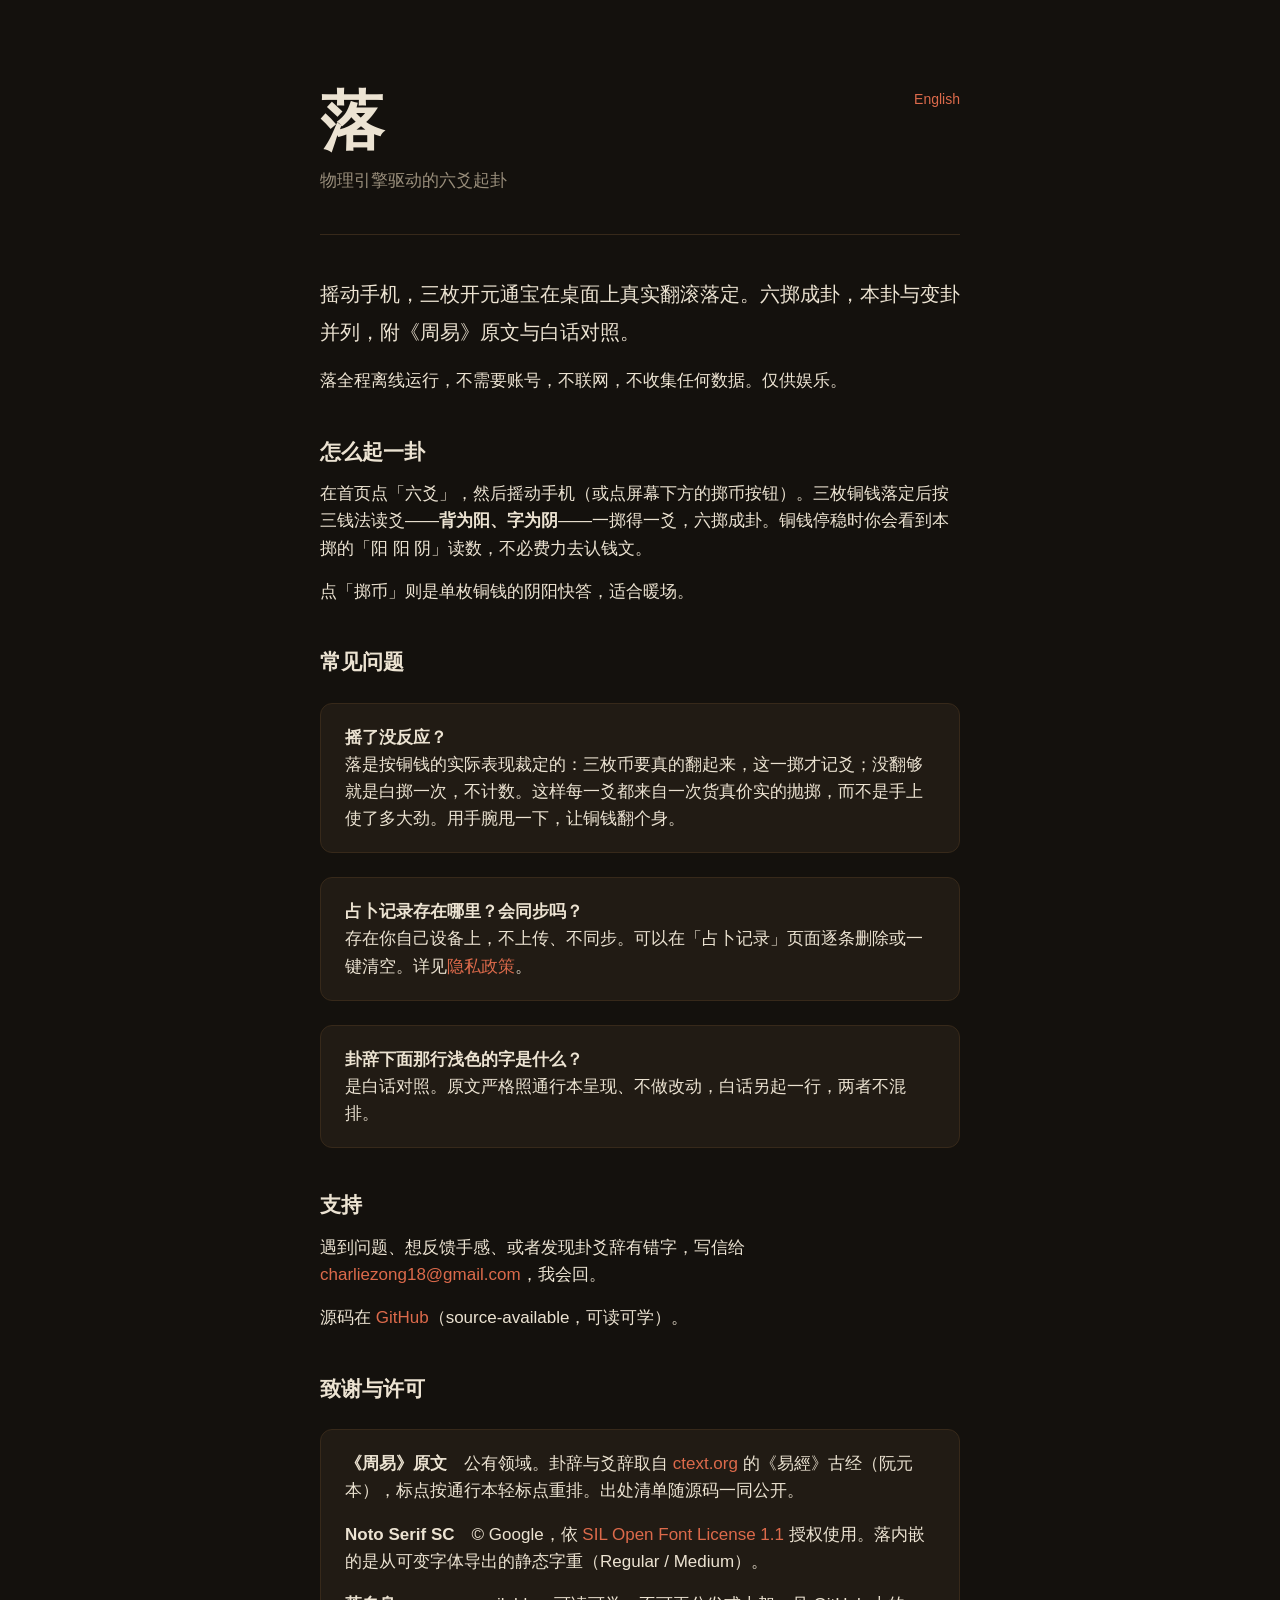
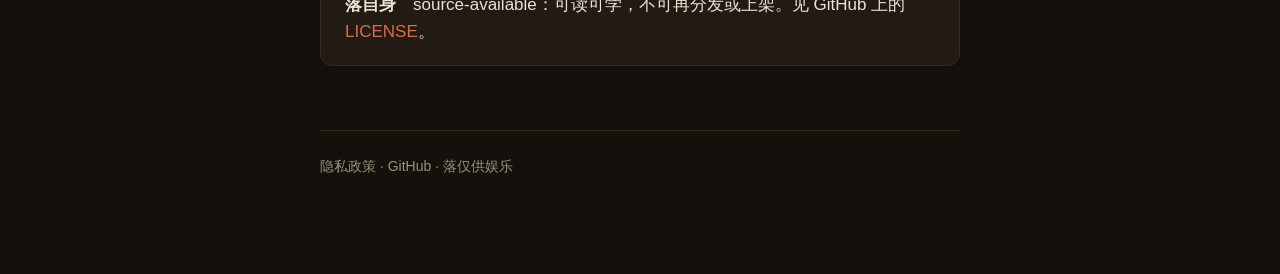
<file: docs/index.html>
<!DOCTYPE html>
<html lang="zh-Hans">
<head>
<meta charset="utf-8">
<meta name="viewport" content="width=device-width, initial-scale=1">
<title>落 (Luò) — 支持</title>
<link rel="stylesheet" href="style.css">
</head>
<body>
<main>

<header>
  <a class="lang" href="index.en.html">English</a>
  <p class="mark">落</p>
  <p class="tagline">物理引擎驱动的六爻起卦</p>
</header>

<p class="lede">摇动手机，三枚开元通宝在桌面上真实翻滚落定。六掷成卦，本卦与变卦并列，附《周易》原文与白话对照。</p>

<p>落全程离线运行，不需要账号，不联网，不收集任何数据。仅供娱乐。</p>

<h2>怎么起一卦</h2>
<p>在首页点「六爻」，然后摇动手机（或点屏幕下方的掷币按钮）。三枚铜钱落定后按三钱法读爻——<strong>背为阳、字为阴</strong>——一掷得一爻，六掷成卦。铜钱停稳时你会看到本掷的「阳 阳 阴」读数，不必费力去认钱文。</p>
<p>点「掷币」则是单枚铜钱的阴阳快答，适合暖场。</p>

<h2>常见问题</h2>
<div class="card">
  <p><strong>摇了没反应？</strong><br>
  落是按铜钱的实际表现裁定的：三枚币要真的翻起来，这一掷才记爻；没翻够就是白掷一次，不计数。这样每一爻都来自一次货真价实的抛掷，而不是手上使了多大劲。用手腕甩一下，让铜钱翻个身。</p>
</div>
<div class="card">
  <p><strong>占卜记录存在哪里？会同步吗？</strong><br>
  存在你自己设备上，不上传、不同步。可以在「占卜记录」页面逐条删除或一键清空。详见<a href="privacy.html">隐私政策</a>。</p>
</div>
<div class="card">
  <p><strong>卦辞下面那行浅色的字是什么？</strong><br>
  是白话对照。原文严格照通行本呈现、不做改动，白话另起一行，两者不混排。</p>
</div>

<h2>支持</h2>
<p>遇到问题、想反馈手感、或者发现卦爻辞有错字，写信给
<a href="mailto:charliezong18@gmail.com">charliezong18@gmail.com</a>，我会回。</p>
<p>源码在 <a href="https://github.com/charliezong18/luo">GitHub</a>（source-available，可读可学）。</p>

<h2>致谢与许可</h2>
<div class="card">
  <p><strong>《周易》原文</strong>　公有领域。卦辞与爻辞取自 <a href="https://ctext.org/book-of-changes">ctext.org</a> 的《易經》古经（阮元本），标点按通行本轻标点重排。出处清单随源码一同公开。</p>
  <p><strong>Noto Serif SC</strong>　© Google，依 <a href="https://openfontlicense.org">SIL Open Font License 1.1</a> 授权使用。落内嵌的是从可变字体导出的静态字重（Regular / Medium）。</p>
  <p><strong>落自身</strong>　source-available：可读可学，不可再分发或上架。见 GitHub 上的 <a href="https://github.com/charliezong18/luo/blob/main/LICENSE">LICENSE</a>。</p>
</div>

<footer>
  <a href="privacy.html">隐私政策</a> ·
  <a href="https://github.com/charliezong18/luo">GitHub</a> ·
  落仅供娱乐
</footer>

</main>
</body>
</html>
</file>
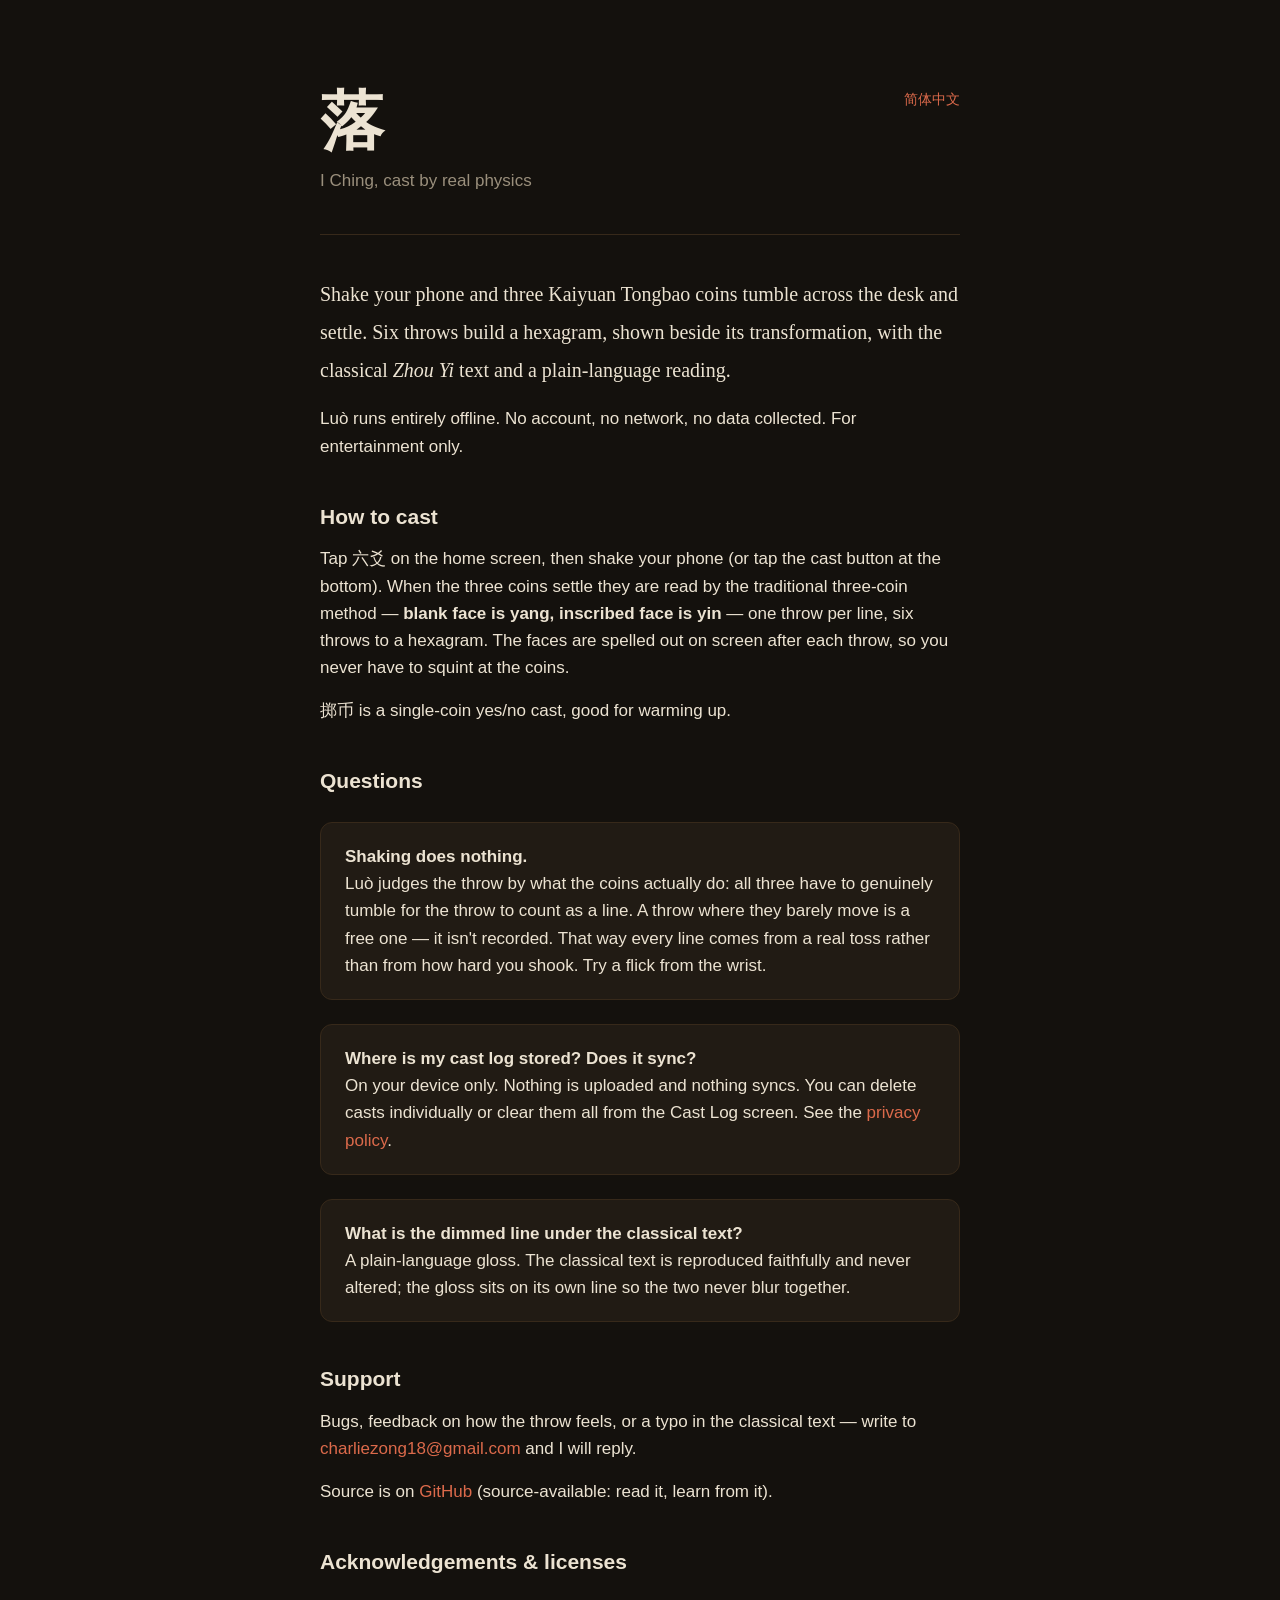
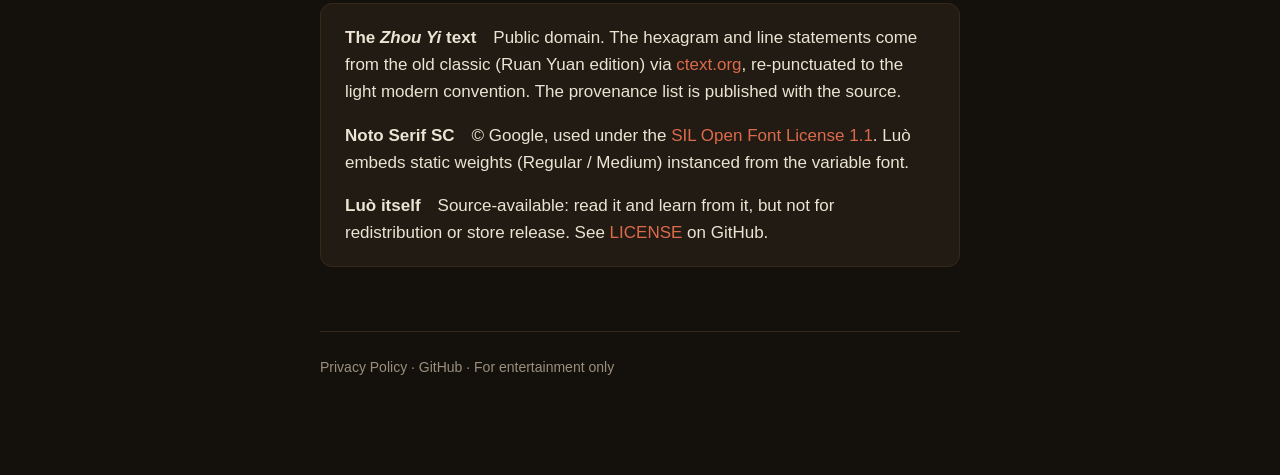
<file: docs/index.en.html>
<!DOCTYPE html>
<html lang="en">
<head>
<meta charset="utf-8">
<meta name="viewport" content="width=device-width, initial-scale=1">
<title>Luò — Support</title>
<link rel="stylesheet" href="style.css">
</head>
<body>
<main>

<header>
  <a class="lang" href="index.html">简体中文</a>
  <p class="mark">落</p>
  <p class="tagline">I Ching, cast by real physics</p>
</header>

<p class="lede">Shake your phone and three Kaiyuan Tongbao coins tumble across the desk and settle. Six throws build a hexagram, shown beside its transformation, with the classical <em>Zhou Yi</em> text and a plain-language reading.</p>

<p>Luò runs entirely offline. No account, no network, no data collected. For entertainment only.</p>

<h2>How to cast</h2>
<p>Tap 六爻 on the home screen, then shake your phone (or tap the cast button at the bottom). When the three coins settle they are read by the traditional three-coin method — <strong>blank face is yang, inscribed face is yin</strong> — one throw per line, six throws to a hexagram. The faces are spelled out on screen after each throw, so you never have to squint at the coins.</p>
<p>掷币 is a single-coin yes/no cast, good for warming up.</p>

<h2>Questions</h2>
<div class="card">
  <p><strong>Shaking does nothing.</strong><br>
  Luò judges the throw by what the coins actually do: all three have to genuinely tumble for the throw to count as a line. A throw where they barely move is a free one — it isn't recorded. That way every line comes from a real toss rather than from how hard you shook. Try a flick from the wrist.</p>
</div>
<div class="card">
  <p><strong>Where is my cast log stored? Does it sync?</strong><br>
  On your device only. Nothing is uploaded and nothing syncs. You can delete casts individually or clear them all from the Cast Log screen. See the <a href="privacy.en.html">privacy policy</a>.</p>
</div>
<div class="card">
  <p><strong>What is the dimmed line under the classical text?</strong><br>
  A plain-language gloss. The classical text is reproduced faithfully and never altered; the gloss sits on its own line so the two never blur together.</p>
</div>

<h2>Support</h2>
<p>Bugs, feedback on how the throw feels, or a typo in the classical text — write to
<a href="mailto:charliezong18@gmail.com">charliezong18@gmail.com</a> and I will reply.</p>
<p>Source is on <a href="https://github.com/charliezong18/luo">GitHub</a> (source-available: read it, learn from it).</p>

<h2>Acknowledgements &amp; licenses</h2>
<div class="card">
  <p><strong>The <em>Zhou Yi</em> text</strong>　Public domain. The hexagram and line statements come from the old classic (Ruan Yuan edition) via <a href="https://ctext.org/book-of-changes">ctext.org</a>, re-punctuated to the light modern convention. The provenance list is published with the source.</p>
  <p><strong>Noto Serif SC</strong>　© Google, used under the <a href="https://openfontlicense.org">SIL Open Font License 1.1</a>. Luò embeds static weights (Regular / Medium) instanced from the variable font.</p>
  <p><strong>Luò itself</strong>　Source-available: read it and learn from it, but not for redistribution or store release. See <a href="https://github.com/charliezong18/luo/blob/main/LICENSE">LICENSE</a> on GitHub.</p>
</div>

<footer>
  <a href="privacy.en.html">Privacy Policy</a> ·
  <a href="https://github.com/charliezong18/luo">GitHub</a> ·
  For entertainment only
</footer>

</main>
</body>
</html>
</file>
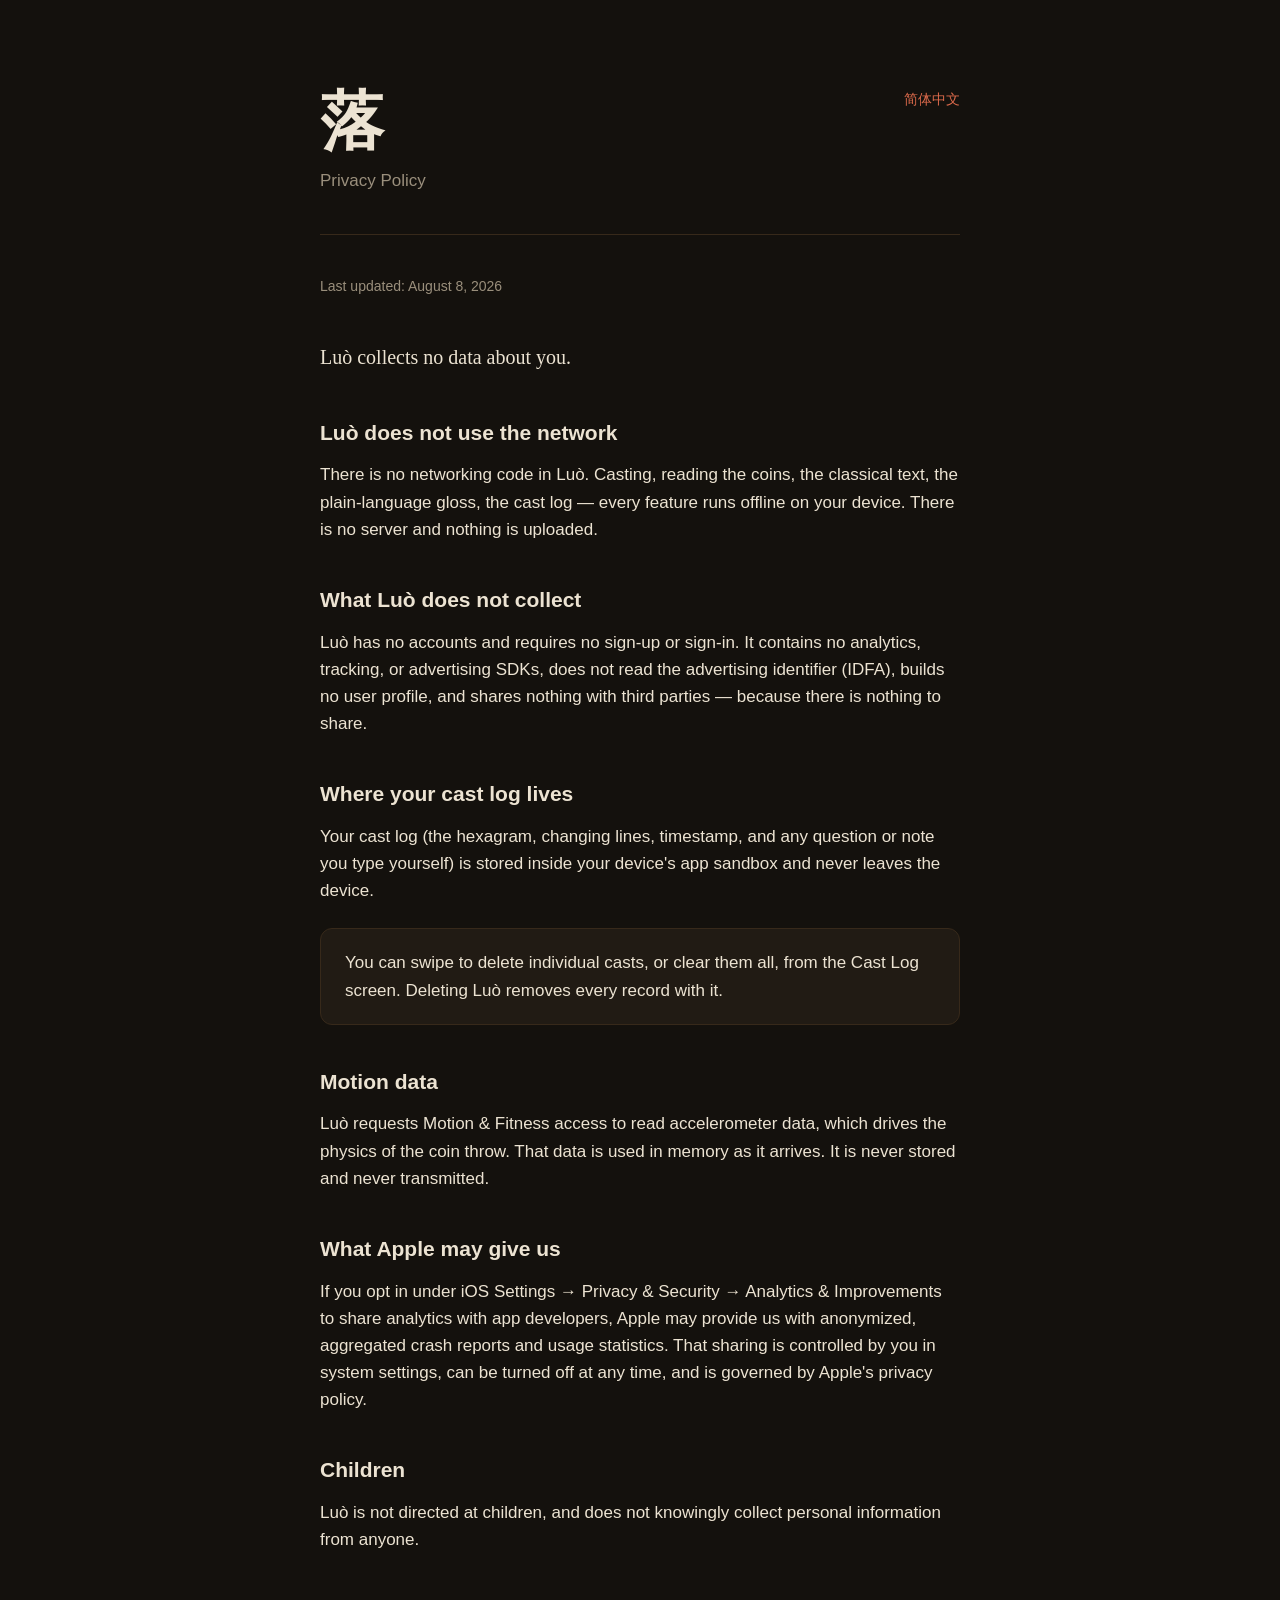
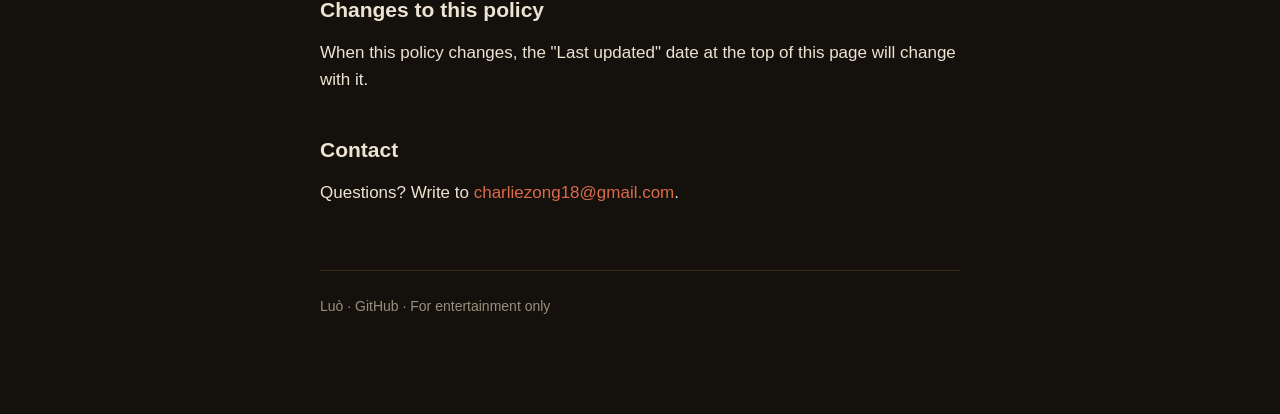
<file: docs/privacy.en.html>
<!DOCTYPE html>
<html lang="en">
<head>
<meta charset="utf-8">
<meta name="viewport" content="width=device-width, initial-scale=1">
<title>Privacy Policy — Luò</title>
<link rel="stylesheet" href="style.css">
</head>
<body>
<main>

<header>
  <a class="lang" href="privacy.html">简体中文</a>
  <p class="mark">落</p>
  <p class="tagline">Privacy Policy</p>
</header>

<p class="updated">Last updated: August 8, 2026</p>

<p class="lede">Luò collects no data about you.</p>

<h2>Luò does not use the network</h2>
<p>There is no networking code in Luò. Casting, reading the coins, the classical text, the plain-language gloss, the cast log — every feature runs offline on your device. There is no server and nothing is uploaded.</p>

<h2>What Luò does not collect</h2>
<p>Luò has no accounts and requires no sign-up or sign-in. It contains no analytics, tracking, or advertising SDKs, does not read the advertising identifier (IDFA), builds no user profile, and shares nothing with third parties — because there is nothing to share.</p>

<h2>Where your cast log lives</h2>
<p>Your cast log (the hexagram, changing lines, timestamp, and any question or note you type yourself) is stored inside your device's app sandbox and never leaves the device.</p>
<div class="card">
  <p>You can swipe to delete individual casts, or clear them all, from the Cast Log screen. Deleting Luò removes every record with it.</p>
</div>

<h2>Motion data</h2>
<p>Luò requests Motion &amp; Fitness access to read accelerometer data, which drives the physics of the coin throw. That data is used in memory as it arrives. It is never stored and never transmitted.</p>

<h2>What Apple may give us</h2>
<p>If you opt in under iOS Settings → Privacy &amp; Security → Analytics &amp; Improvements to share analytics with app developers, Apple may provide us with anonymized, aggregated crash reports and usage statistics. That sharing is controlled by you in system settings, can be turned off at any time, and is governed by Apple's privacy policy.</p>

<h2>Children</h2>
<p>Luò is not directed at children, and does not knowingly collect personal information from anyone.</p>

<h2>Changes to this policy</h2>
<p>When this policy changes, the "Last updated" date at the top of this page will change with it.</p>

<h2>Contact</h2>
<p>Questions? Write to <a href="mailto:charliezong18@gmail.com">charliezong18@gmail.com</a>.</p>

<footer>
  <a href="index.en.html">Luò</a> ·
  <a href="https://github.com/charliezong18/luo">GitHub</a> ·
  For entertainment only
</footer>

</main>
</body>
</html>
</file>
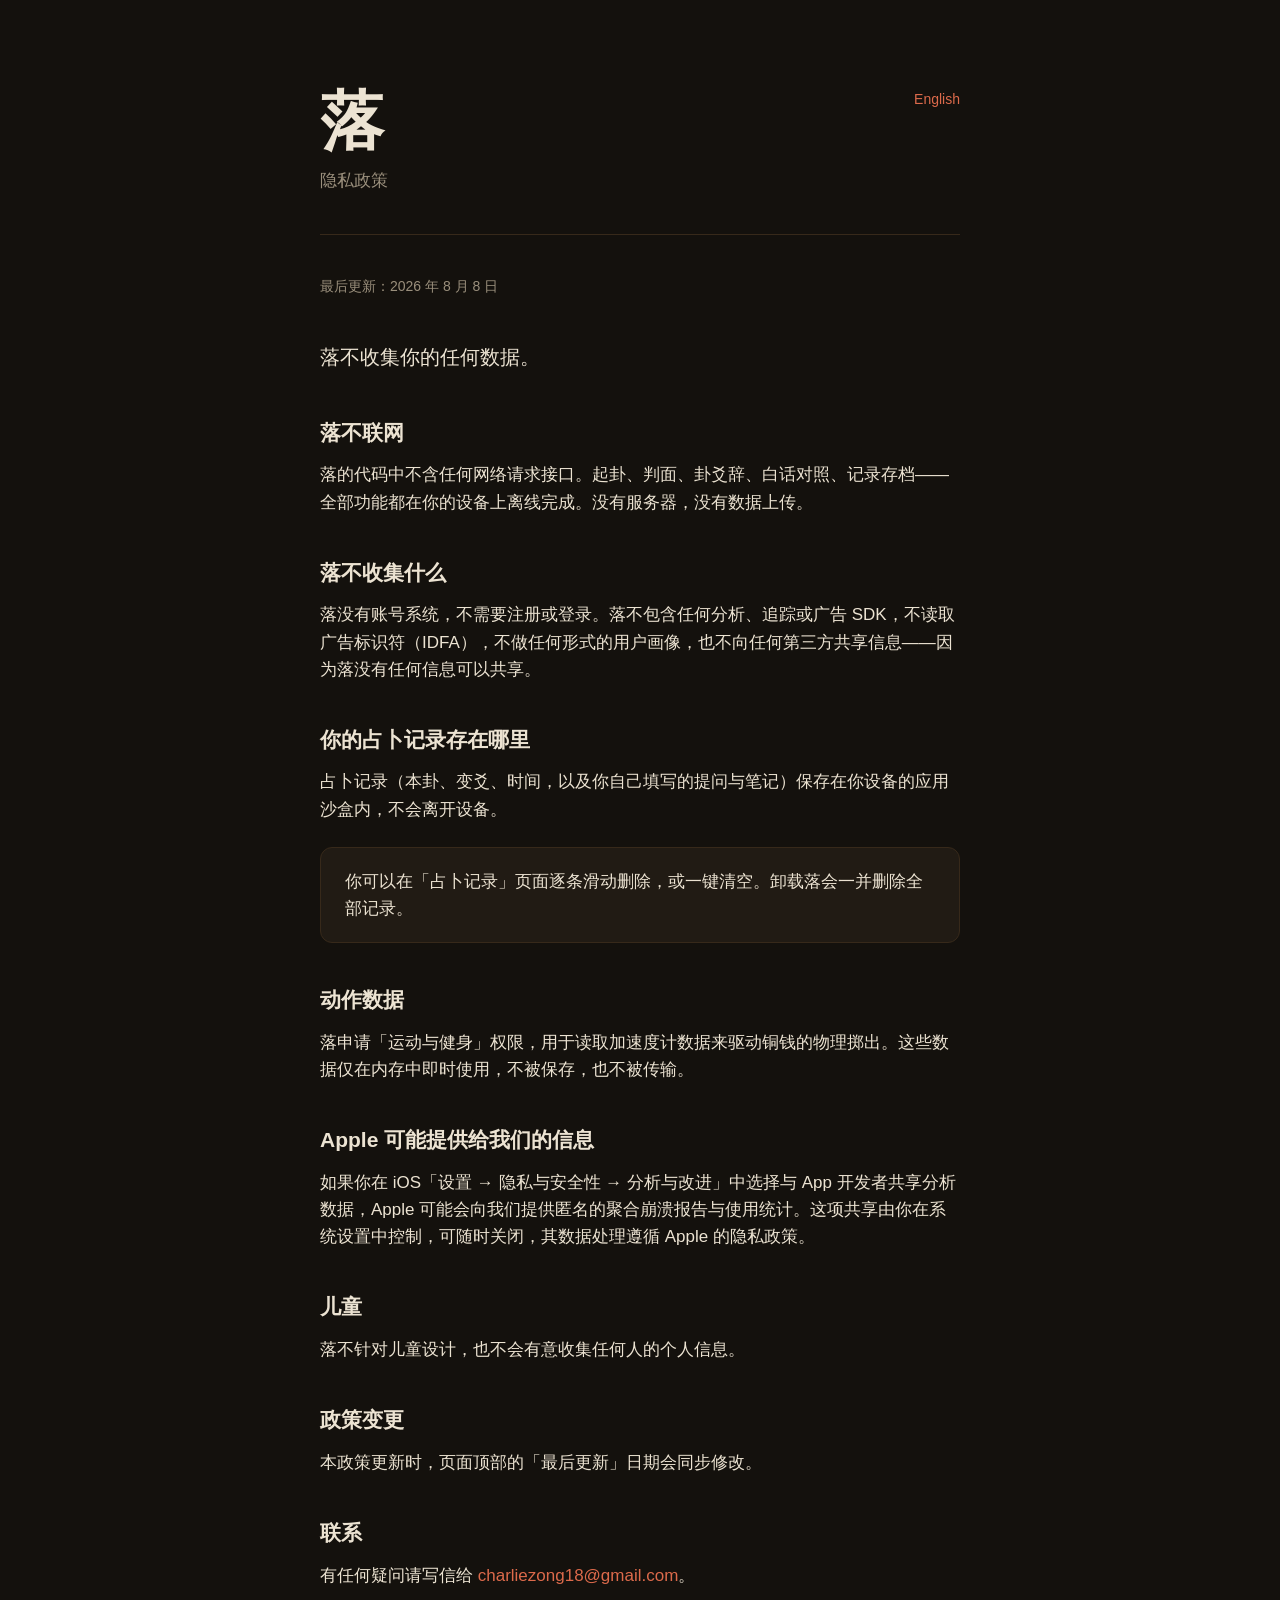
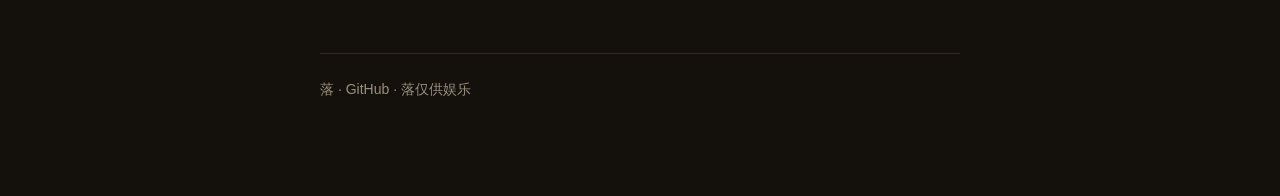
<file: docs/privacy.html>
<!DOCTYPE html>
<html lang="zh-Hans">
<head>
<meta charset="utf-8">
<meta name="viewport" content="width=device-width, initial-scale=1">
<title>隐私政策 — 落 (Luò)</title>
<link rel="stylesheet" href="style.css">
</head>
<body>
<main>

<header>
  <a class="lang" href="privacy.en.html">English</a>
  <p class="mark">落</p>
  <p class="tagline">隐私政策</p>
</header>

<p class="updated">最后更新：2026 年 8 月 8 日</p>

<p class="lede">落不收集你的任何数据。</p>

<h2>落不联网</h2>
<p>落的代码中不含任何网络请求接口。起卦、判面、卦爻辞、白话对照、记录存档——全部功能都在你的设备上离线完成。没有服务器，没有数据上传。</p>

<h2>落不收集什么</h2>
<p>落没有账号系统，不需要注册或登录。落不包含任何分析、追踪或广告 SDK，不读取广告标识符（IDFA），不做任何形式的用户画像，也不向任何第三方共享信息——因为落没有任何信息可以共享。</p>

<h2>你的占卜记录存在哪里</h2>
<p>占卜记录（本卦、变爻、时间，以及你自己填写的提问与笔记）保存在你设备的应用沙盒内，不会离开设备。</p>
<div class="card">
  <p>你可以在「占卜记录」页面逐条滑动删除，或一键清空。卸载落会一并删除全部记录。</p>
</div>

<h2>动作数据</h2>
<p>落申请「运动与健身」权限，用于读取加速度计数据来驱动铜钱的物理掷出。这些数据仅在内存中即时使用，不被保存，也不被传输。</p>

<h2>Apple 可能提供给我们的信息</h2>
<p>如果你在 iOS「设置 → 隐私与安全性 → 分析与改进」中选择与 App 开发者共享分析数据，Apple 可能会向我们提供匿名的聚合崩溃报告与使用统计。这项共享由你在系统设置中控制，可随时关闭，其数据处理遵循 Apple 的隐私政策。</p>

<h2>儿童</h2>
<p>落不针对儿童设计，也不会有意收集任何人的个人信息。</p>

<h2>政策变更</h2>
<p>本政策更新时，页面顶部的「最后更新」日期会同步修改。</p>

<h2>联系</h2>
<p>有任何疑问请写信给 <a href="mailto:charliezong18@gmail.com">charliezong18@gmail.com</a>。</p>

<footer>
  <a href="index.html">落</a> ·
  <a href="https://github.com/charliezong18/luo">GitHub</a> ·
  落仅供娱乐
</footer>

</main>
</body>
</html>
</file>
<file: docs/style.css>
/* Dusk Desk — tokens mirror DESIGN.md. Edit tokens there first, then sync here. */
:root {
  --primary: #ECE3D2;
  --secondary: #9A8F7C;
  --tertiary: #DC6A4B;
  --neutral: #14110D;
  --surface-raised: #211B14;
  --hairline: #37291A;
  --sans: -apple-system, BlinkMacSystemFont, "SF Pro Text", "Helvetica Neue", sans-serif;
  --serif: "Noto Serif SC", "Songti SC", "Source Han Serif SC", Georgia, serif;
}

* { box-sizing: border-box; }

body {
  margin: 0;
  padding: 0 24px 96px;
  background: var(--neutral);
  color: var(--primary);
  font-family: var(--sans);
  font-size: 17px;
  line-height: 1.6;
  -webkit-font-smoothing: antialiased;
}

main { max-width: 640px; margin: 0 auto; }

header { padding: 88px 0 40px; border-bottom: 1px solid var(--hairline); margin-bottom: 40px; }

.mark {
  font-family: var(--serif);
  font-size: 64px;
  font-weight: 600;
  line-height: 1.05;
  margin: 0;
  letter-spacing: 0.02em;
}

.tagline { color: var(--secondary); margin: 12px 0 0; font-size: 17px; }

h1 { font-size: 30px; font-weight: 600; letter-spacing: -0.01em; margin: 0 0 8px; }
h2 { font-size: 21px; font-weight: 600; margin: 40px 0 12px; }

.updated { color: var(--secondary); font-size: 14px; margin: 0 0 40px; }

p { margin: 0 0 16px; }

.lede { font-family: var(--serif); font-size: 20px; line-height: 1.9; color: var(--primary); }

a { color: var(--tertiary); text-decoration: none; border-bottom: 1px solid transparent; }
a:hover { border-bottom-color: var(--tertiary); }

.card {
  background: var(--surface-raised);
  border: 1px solid var(--hairline);
  border-radius: 12px;
  padding: 20px 24px;
  margin: 24px 0;
}

.card p:last-child { margin-bottom: 0; }

footer {
  margin-top: 64px;
  padding-top: 24px;
  border-top: 1px solid var(--hairline);
  color: var(--secondary);
  font-size: 14px;
}

footer a { color: var(--secondary); }
footer a:hover { color: var(--tertiary); border-bottom-color: var(--tertiary); }

.lang { float: right; font-size: 14px; }
</file>
